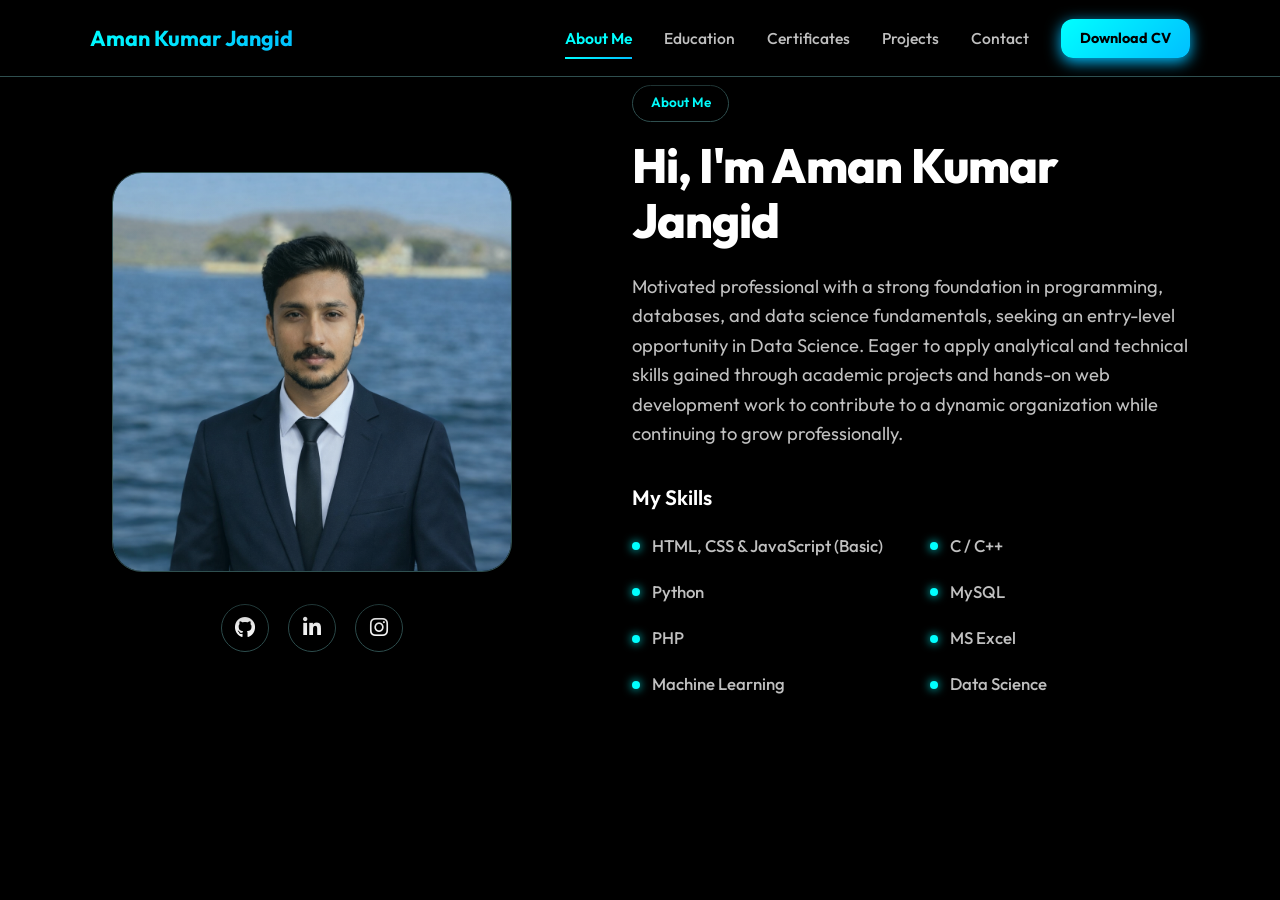
<file: index.html>
<!DOCTYPE html>
<html lang="en">
<head>
    <meta charset="UTF-8">
    <meta name="viewport" content="width=device-width, initial-scale=1.0">
    <title>Aman Kumar Jangid</title>
    <link rel="icon" type="image/png" href="image_resume/aman.jpeg">
    <!-- Google Fonts -->
    <link rel="preconnect" href="https://fonts.googleapis.com">
    <link rel="preconnect" href="https://fonts.gstatic.com" crossorigin>
    <link href="https://fonts.googleapis.com/css2?family=Outfit:wght@300;400;500;600;700;800&display=swap" rel="stylesheet">
    <!-- Font Awesome -->
    <link rel="stylesheet" href="https://cdnjs.cloudflare.com/ajax/libs/font-awesome/6.4.0/css/all.min.css">
    <link rel="stylesheet" href="style.css">
</head>
<body>
    <!-- Background Video -->
    <div class="video-bg-container">
        <video autoplay loop muted playsinline preload="auto" class="video-bg">
            <source src="image_resume/4d.mp4" type="video/mp4">
        </video>
        <div class="video-bg-overlay"></div>
    </div>
    <header class="header">
        <a href="index.html" class="logo">Aman Kumar Jangid</a>
        <button class="mobile-nav-toggle" aria-label="Toggle navigation" id="menuToggle" aria-expanded="false">
            <span class="bar"></span>
            <span class="bar"></span>
            <span class="bar"></span>
        </button>
        <div class="nav-backdrop" id="navBackdrop"></div>
        <nav class="nav" id="navMenu">
            <a href="index.html" class="nav-link active">About Me</a>
            <a href="education.html" class="nav-link">Education</a>
            <a href="certificate.html" class="nav-link">Certificates</a>
            <a href="project.html" class="nav-link">Projects</a>
            <a href="contact.html" class="nav-link">Contact</a>
            <a href="image_resume/Aman_resume1.pdf" download="AmanKumarJangid_Resume.pdf" class="btn-cv">Download CV</a>
        </nav>
    </header>

    <main class="container">
        <!-- About Section -->
        <section id="about" class="about-section">
            <div class="about-container">
                <div class="about-left-column">
                    <div class="about-image-wrapper">
                        <img src="image_resume/aman.jpeg" alt="Aman Kumar Jangid" class="about-image" loading="eager">
                    </div>
                    <div class="social-links">
                        <a href="https://github.com/aman977222" class="social-icon" aria-label="GitHub"><i class="fab fa-github"></i></a>
                        <a href="https://www.linkedin.com/in/aman-kumar-jangid/" class="social-icon" aria-label="LinkedIn"><i class="fab fa-linkedin-in"></i></a>
                        <a href="https://www.instagram.com/offical_aman1279/" class="social-icon" aria-label="Instagram"><i class="fab fa-instagram"></i></a>
                    </div>
                </div>
                <div class="about-content">
                    <span class="badge">About Me</span>
                    <h1 class="about-title">Hi, I'm Aman Kumar Jangid</h1>
                    <p class="about-description">
                        Motivated professional with a strong foundation in programming, databases, and data science fundamentals, seeking an entry-level opportunity in Data Science. Eager to apply analytical and technical skills gained through academic projects and hands-on web development work to contribute to a dynamic organization while continuing to grow professionally.
                    </p>

                    <div class="skills-wrapper">
                        <h3>My Skills</h3>      
                        <ul class="skills-list">
                            <li><span class="skill-dot"></span> HTML, CSS & JavaScript (Basic)</li>
                            <li><span class="skill-dot"></span> C / C++</li>
                            <li><span class="skill-dot"></span> Python</li>
                            <li><span class="skill-dot"></span> MySQL</li>
                            <li><span class="skill-dot"></span> PHP</li>
                            <li><span class="skill-dot"></span> MS Excel</li>
                            <li><span class="skill-dot"></span> Machine Learning</li>
                            <li><span class="skill-dot"></span> Data Science</li>
                        </ul>
                    </div>
                </div>
            </div>
        </section>
    </main>

    <!-- Navigation & Interaction Script -->
    <script src="script.js" defer></script>
</body>
</html>
</file>
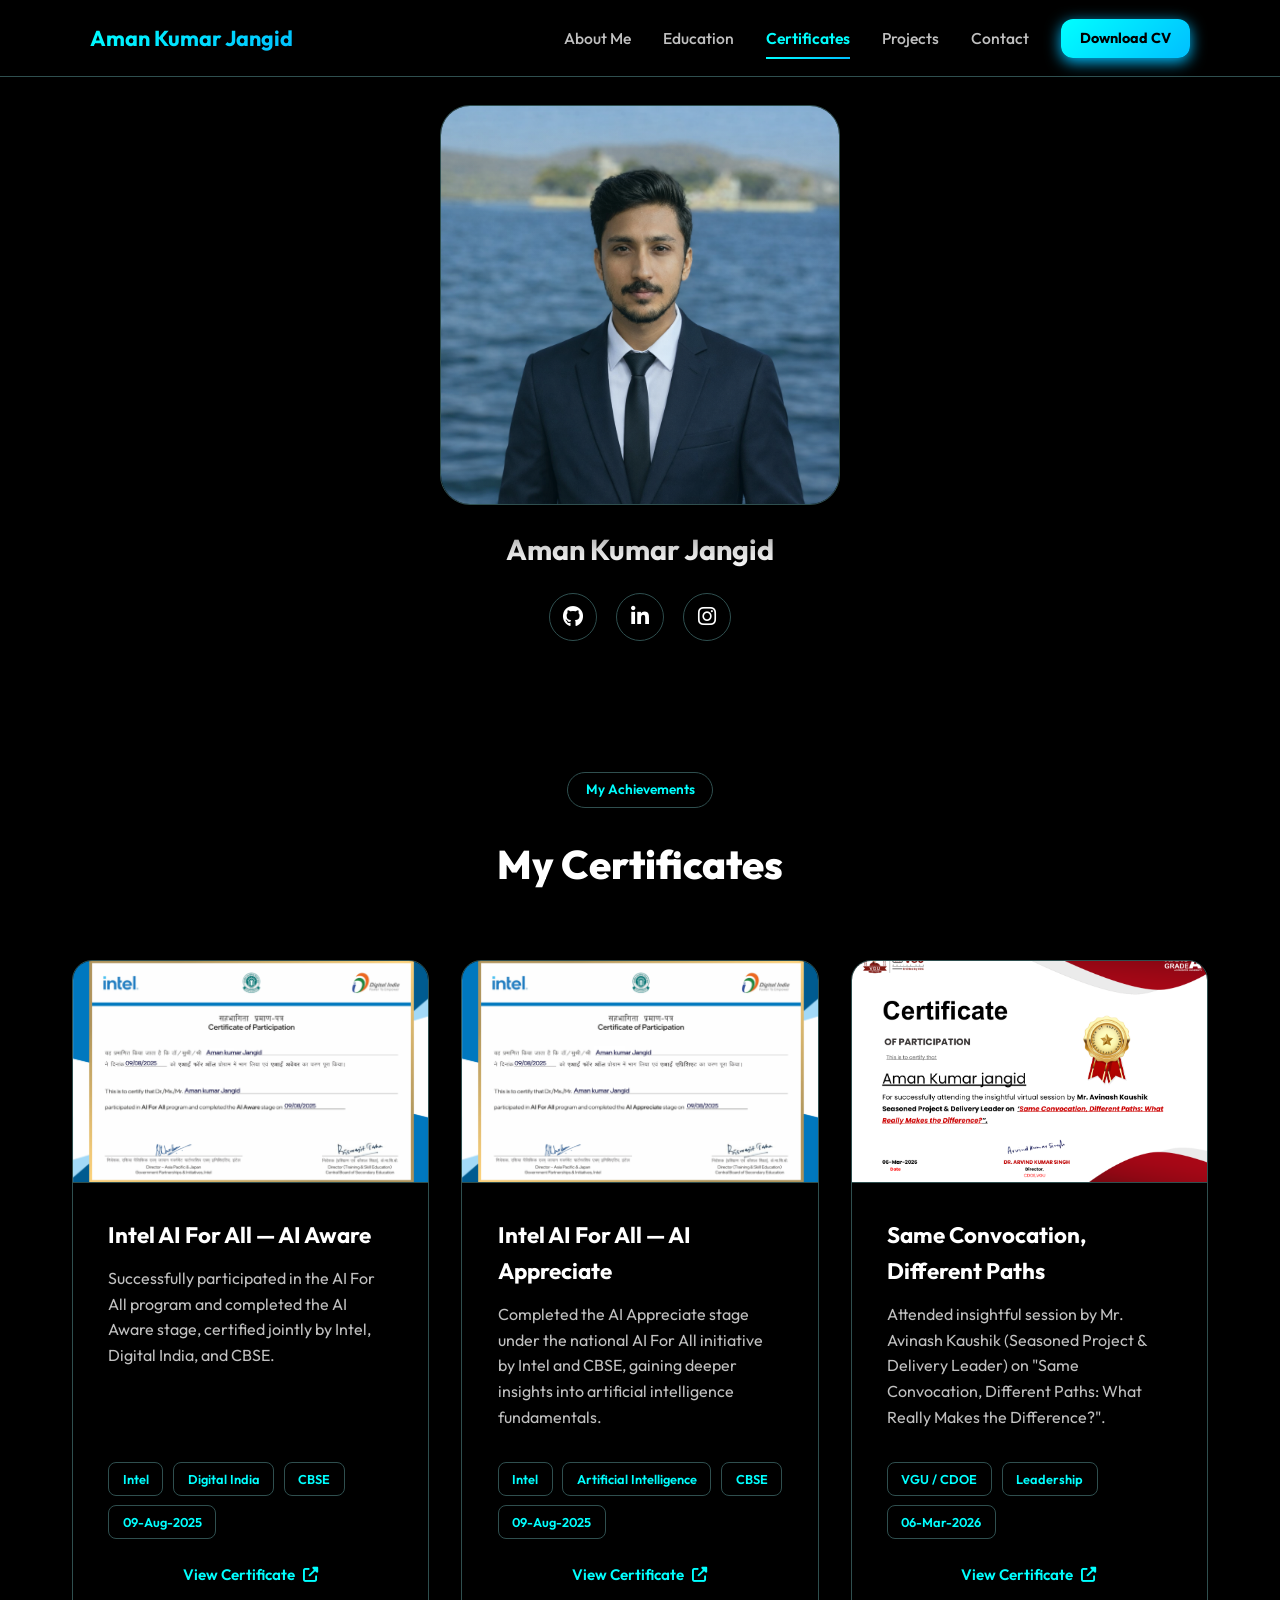
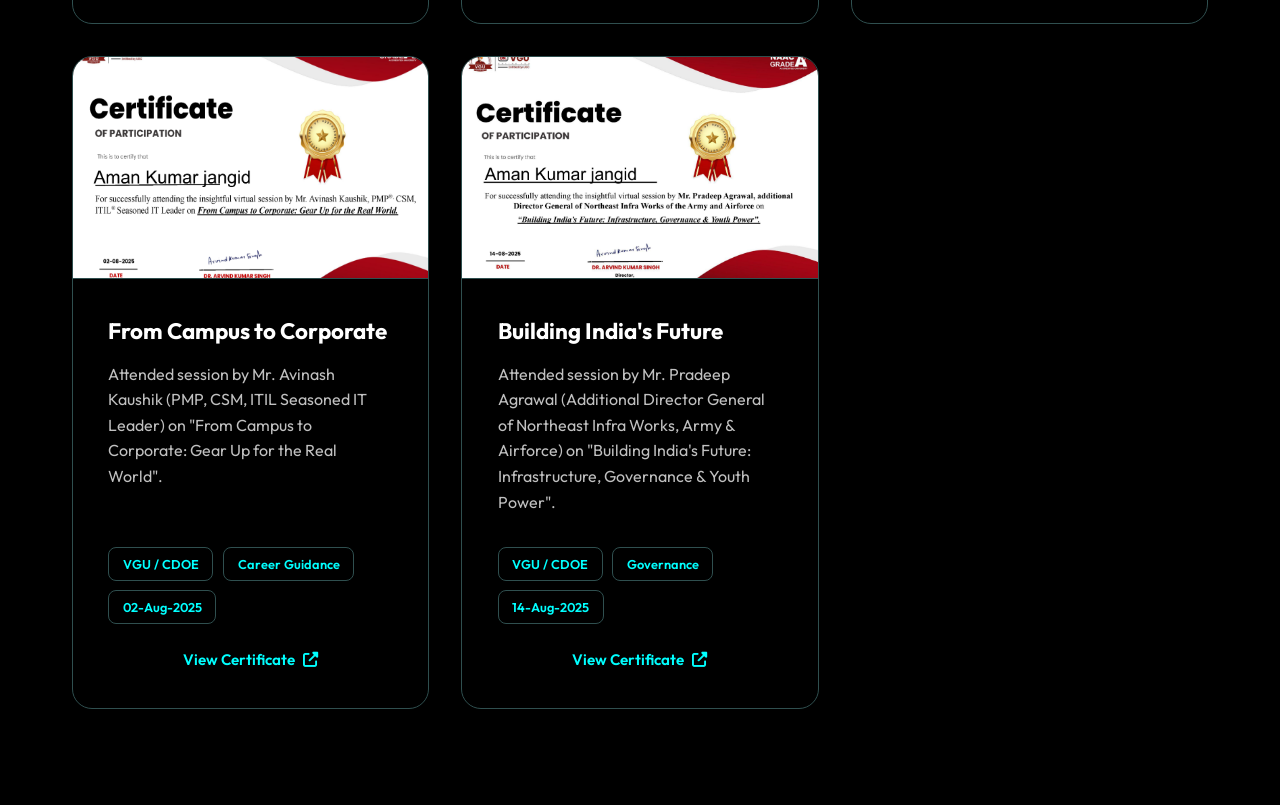
<file: certificate.html>
<!DOCTYPE html>
<html lang="en">
<head>
    <meta charset="UTF-8">
    <meta name="viewport" content="width=device-width, initial-scale=1.0">
    <title>Certificates - Aman Kumar Jangid</title>
    <link rel="icon" type="image/png" href="image_resume/aman.jpeg">
    <!-- Google Fonts -->
    <link rel="preconnect" href="https://fonts.googleapis.com">
    <link rel="preconnect" href="https://fonts.gstatic.com" crossorigin>
    <link href="https://fonts.googleapis.com/css2?family=Outfit:wght@300;400;500;600;700;800&display=swap" rel="stylesheet">
    <!-- Font Awesome -->
    <link rel="stylesheet" href="https://cdnjs.cloudflare.com/ajax/libs/font-awesome/6.4.0/css/all.min.css">
    <link rel="stylesheet" href="style.css">
</head>
<body>
    <!-- Background Video -->
    <div class="video-bg-container">
        <video autoplay loop muted playsinline preload="auto" class="video-bg">
            <source src="image_resume/4d.mp4" type="video/mp4">
        </video>
        <div class="video-bg-overlay"></div>
    </div>

    <!-- Header Navigation -->
    <header class="header">
        <a href="index.html" class="logo">Aman Kumar Jangid</a>
        <button class="mobile-nav-toggle" aria-label="Toggle navigation" id="menuToggle" aria-expanded="false">
            <span class="bar"></span>
            <span class="bar"></span>
            <span class="bar"></span>
        </button>
        <div class="nav-backdrop" id="navBackdrop"></div>
        <nav class="nav" id="navMenu">
            <a href="index.html" class="nav-link">About Me</a>
            <a href="education.html" class="nav-link">Education</a>
            <a href="certificate.html" class="nav-link active">Certificates</a>
            <a href="project.html" class="nav-link">Projects</a>
            <a href="contact.html" class="nav-link">Contact</a>
            <a href="image_resume/Aman_resume.pdf" download="Aman_Kumar_Jangid_CV.pdf" class="btn-cv">Download CV</a>
        </nav>
    </header>

    <main class="container">
        <!-- Profile Header Section -->
        <section class="profile-header-section" style="display: flex; flex-direction: column; align-items: center; text-align: center; gap: 0.8rem; padding: 20px 0 1rem 0;">
            <div class="about-image-wrapper" style="margin: 0 auto;">
                <img src="image_resume/aman.jpeg" alt="Aman Kumar Jangid" class="about-image">
            </div>
            <h2 style="font-size: 1.8rem; font-weight: 700; color: var(--text-primary); margin: 0.5rem 0 0 0;">Aman Kumar Jangid</h2>
            <div class="social-links">
                <a href="https://github.com/aman977222" class="social-icon" aria-label="GitHub"><i class="fab fa-github"></i></a>
                <a href="https://www.linkedin.com/in/aman-kumar-jangid/" class="social-icon" aria-label="LinkedIn"><i class="fab fa-linkedin-in"></i></a>
                <a href="https://www.instagram.com/offical_aman1279/" class="social-icon" aria-label="Instagram"><i class="fab fa-instagram"></i></a>
            </div>
        </section>

        <!-- Certificates Section -->
        <section id="certificates" class="projects-section">
            <div class="section-header">
                <span class="badge">My Achievements</span>
                <h2 class="section-title">My Certificates</h2>
            </div>
            <div class="projects-grid">
                <!-- Certificate 1: Intel AI Aware -->
                <div class="project-card">
                    <div class="project-image">
                        <img src="certificate/intel_ai_aware.png" alt="Intel AI For All - AI Aware">
                    </div>
                    <div class="project-content">
                        <h3 class="project-name">Intel AI For All — AI Aware</h3>
                        <p class="project-desc">Successfully participated in the AI For All program and completed the AI Aware stage, certified jointly by Intel, Digital India, and CBSE.</p>
                        <div class="project-tech">
                            <span class="tech-tag">Intel</span>
                            <span class="tech-tag">Digital India</span>
                            <span class="tech-tag">CBSE</span>
                            <span class="tech-tag">09-Aug-2025</span>
                        </div>
                        <a href="certificate/intel_ai_aware.png" target="_blank" class="project-link">
                            View Certificate <i class="fas fa-external-link-alt link-icon"></i>
                        </a>
                    </div>
                </div>

                <!-- Certificate 2: Intel AI Appreciate -->
                <div class="project-card">
                    <div class="project-image">
                        <img src="certificate/intel_ai_appreciate.png" alt="Intel AI For All - AI Appreciate">
                    </div>
                    <div class="project-content">
                        <h3 class="project-name">Intel AI For All — AI Appreciate</h3>
                        <p class="project-desc">Completed the AI Appreciate stage under the national AI For All initiative by Intel and CBSE, gaining deeper insights into artificial intelligence fundamentals.</p>
                        <div class="project-tech">
                            <span class="tech-tag">Intel</span>
                            <span class="tech-tag">Artificial Intelligence</span>
                            <span class="tech-tag">CBSE</span>
                            <span class="tech-tag">09-Aug-2025</span>
                        </div>
                        <a href="certificate/intel_ai_appreciate.png" target="_blank" class="project-link">
                            View Certificate <i class="fas fa-external-link-alt link-icon"></i>
                        </a>
                    </div>
                </div>

                <!-- Certificate 3: VGU Webinar 1 -->
                <div class="project-card">
                    <div class="project-image">
                        <img src="certificate/certificate_1_p1.png" alt="Same Convocation, Different Paths">
                    </div>
                    <div class="project-content">
                        <h3 class="project-name">Same Convocation, Different Paths</h3>
                        <p class="project-desc">Attended insightful session by Mr. Avinash Kaushik (Seasoned Project &amp; Delivery Leader) on "Same Convocation, Different Paths: What Really Makes the Difference?".</p>
                        <div class="project-tech">
                            <span class="tech-tag">VGU / CDOE</span>
                            <span class="tech-tag">Leadership</span>
                            <span class="tech-tag">06-Mar-2026</span>
                        </div>
                        <a href="certificate/certificate_1_p1.png" target="_blank" class="project-link">
                            View Certificate <i class="fas fa-external-link-alt link-icon"></i>
                        </a>
                    </div>
                </div>

                <!-- Certificate 4: VGU Webinar 2 -->
                <div class="project-card">
                    <div class="project-image">
                        <img src="certificate/certificate_2_p1.png" alt="From Campus to Corporate">
                    </div>
                    <div class="project-content">
                        <h3 class="project-name">From Campus to Corporate</h3>
                        <p class="project-desc">Attended session by Mr. Avinash Kaushik (PMP, CSM, ITIL Seasoned IT Leader) on "From Campus to Corporate: Gear Up for the Real World".</p>
                        <div class="project-tech">
                            <span class="tech-tag">VGU / CDOE</span>
                            <span class="tech-tag">Career Guidance</span>
                            <span class="tech-tag">02-Aug-2025</span>
                        </div>
                        <a href="certificate/certificate_2_p1.png" target="_blank" class="project-link">
                            View Certificate <i class="fas fa-external-link-alt link-icon"></i>
                        </a>
                    </div>
                </div>

                <!-- Certificate 5: VGU Webinar 3 -->
                <div class="project-card">
                    <div class="project-image">
                        <img src="certificate/certificate_3_p1.png" alt="Building India's Future">
                    </div>
                    <div class="project-content">
                        <h3 class="project-name">Building India's Future</h3>
                        <p class="project-desc">Attended session by Mr. Pradeep Agrawal (Additional Director General of Northeast Infra Works, Army &amp; Airforce) on "Building India's Future: Infrastructure, Governance &amp; Youth Power".</p>
                        <div class="project-tech">
                            <span class="tech-tag">VGU / CDOE</span>
                            <span class="tech-tag">Governance</span>
                            <span class="tech-tag">14-Aug-2025</span>
                        </div>
                        <a href="certificate/certificate_3_p1.png" target="_blank" class="project-link">
                            View Certificate <i class="fas fa-external-link-alt link-icon"></i>
                        </a>
                    </div>
                </div>
            </div>
        </section>
    </main>

    <!-- Navigation & Interaction Script -->
    <script src="script.js" defer></script>
</body>
</html>
</file>
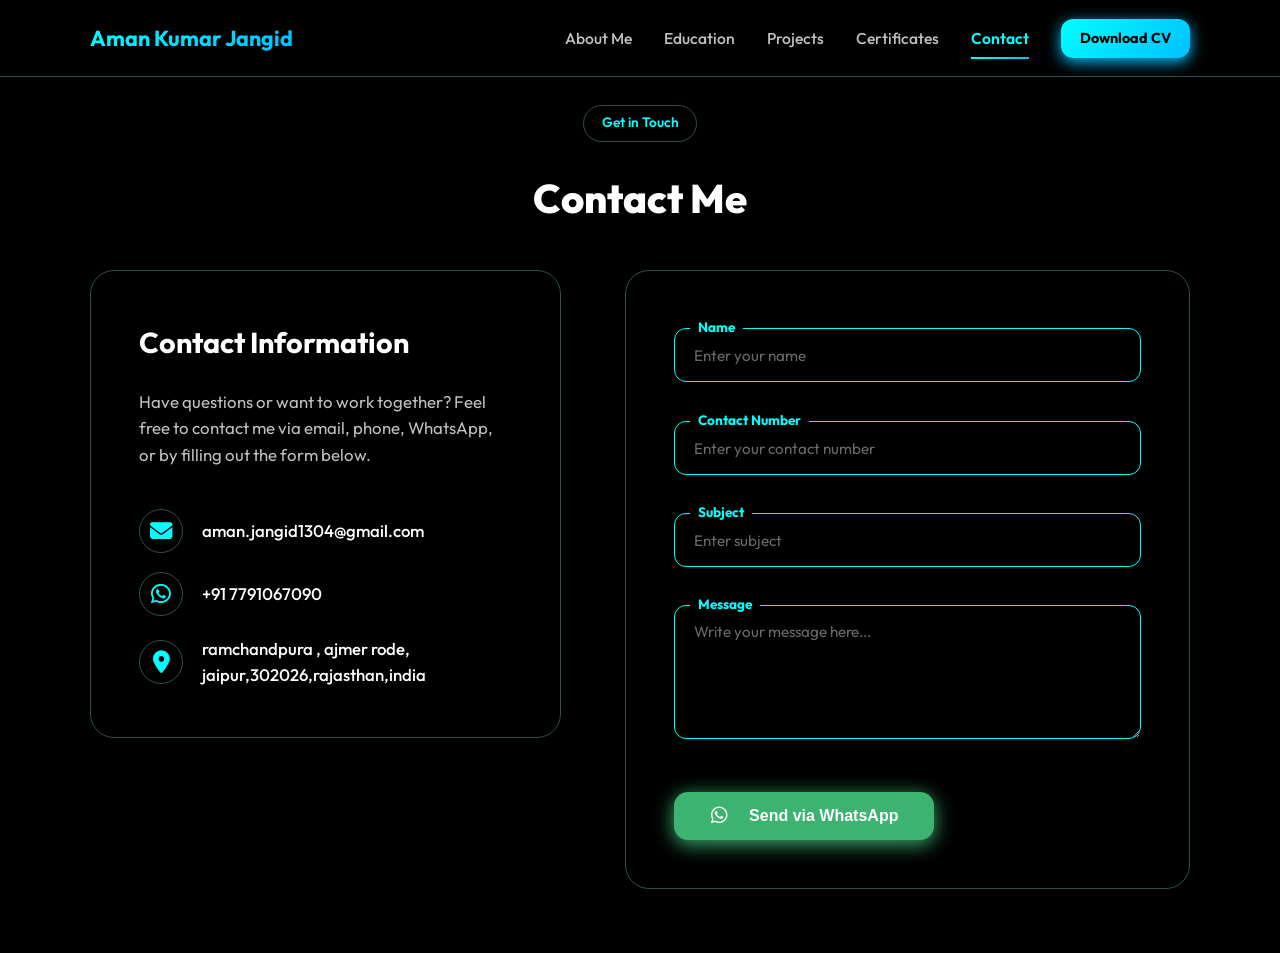
<file: contact.html>
<!DOCTYPE html>
<html lang="en">
<head>
    <meta charset="UTF-8">
    <meta name="viewport" content="width=device-width, initial-scale=1.0">
    <title>Contact - Aman Kumar Jangid</title>
    <link rel="icon" type="image/png" href="image_resume/aman.jpeg">
    <!-- Google Fonts -->
    <link rel="preconnect" href="https://fonts.googleapis.com">
    <link rel="preconnect" href="https://fonts.gstatic.com" crossorigin>
    <link href="https://fonts.googleapis.com/css2?family=Outfit:wght@300;400;500;600;700;800&display=swap" rel="stylesheet">
    <!-- Font Awesome -->
    <link rel="stylesheet" href="https://cdnjs.cloudflare.com/ajax/libs/font-awesome/6.4.0/css/all.min.css">
    <link rel="stylesheet" href="style.css">
</head>
<body>
    <!-- Background Video -->
    <div class="video-bg-container">
        <video autoplay loop muted playsinline preload="auto" class="video-bg">
            <source src="image_resume/4d.mp4" type="video/mp4">
        </video>
        <div class="video-bg-overlay"></div>
    </div>
    <header class="header">
        <a href="index.html" class="logo">Aman Kumar Jangid</a>
        <button class="mobile-nav-toggle" aria-label="Toggle navigation" id="menuToggle" aria-expanded="false">
            <span class="bar"></span>
            <span class="bar"></span>
            <span class="bar"></span>
        </button>
        <div class="nav-backdrop" id="navBackdrop"></div>
        <nav class="nav" id="navMenu">
            <a href="index.html" class="nav-link">About Me</a>
            <a href="education.html" class="nav-link">Education</a>
            <a href="project.html" class="nav-link">Projects</a>
            <a href="certificate.html" class="nav-link">Certificates</a>
            <a href="contact.html" class="nav-link active">Contact</a>
            <a href="image_resume/Aman_resume.pdf" download="Aman_Kumar_Jangid_CV.pdf" class="btn-cv">Download CV</a>
        </nav>
    </header>

    <main class="container">
        <!-- Contact Section -->
        <section id="contact" class="contact-section" style="padding-top: 20px; padding-bottom: 2rem;">
            <div class="section-header" style="margin-bottom: 2.5rem;">
                <span class="badge">Get in Touch</span>
                <h2 class="section-title">Contact Me</h2>
            </div>
            <div class="contact-container">
                <div class="contact-info-column">
                    <h3>Contact Information</h3>
                    <p class="contact-info-subtitle">Have questions or want to work together? Feel free to contact me via email, phone, WhatsApp, or by filling out the form below.</p>
                    <div class="about-contact-info">
                        <p><i class="fas fa-envelope"></i> <span>aman.jangid1304@gmail.com</span></p>
                        <p><i class="fab fa-whatsapp"></i> <span>+91 7791067090</span></p>
                        <p><i class="fas fa-map-marker-alt"></i> <span>ramchandpura , ajmer rode, jaipur,302026,rajasthan,india</span></p>
                    </div>
                </div>

                <div class="contact-card">
                    <form class="contact-form" id="contactForm" autocomplete="off">
                        <div class="form-group floating-group">
                            <input type="text" id="name" name="name" class="form-input" placeholder="Enter your name" required>
                            <label for="name" class="form-label">Name</label>
                        </div>
                        <div class="form-group floating-group">
                            <input type="tel" id="phone" name="phone" class="form-input" placeholder="Enter your contact number" required>
                            <label for="phone" class="form-label">Contact Number</label>
                        </div>
                        <div class="form-group floating-group">
                            <input type="text" id="subject" name="subject" class="form-input" placeholder="Enter subject" required>
                            <label for="subject" class="form-label">Subject</label>
                        </div>
                        <div class="form-group floating-group">
                            <textarea id="message" name="message" class="form-textarea" placeholder="Write your message here..." rows="5" required></textarea>
                            <label for="message" class="form-label">Message</label>
                        </div>
                        <button type="submit" class="btn btn-submit">
                            <i class="fab fa-whatsapp icon" style="margin-right: 0.5rem; font-size: 1.2rem;"></i>
                            Send via WhatsApp
                        </button>
                    </form>
                </div>
            </div>
        </section>
    </main>

    <!-- Form Submit Handler Script & Nav Script -->
    <script src="contact.js" defer></script>
    <script src="script.js" defer></script>
</body>
</html>
</file>
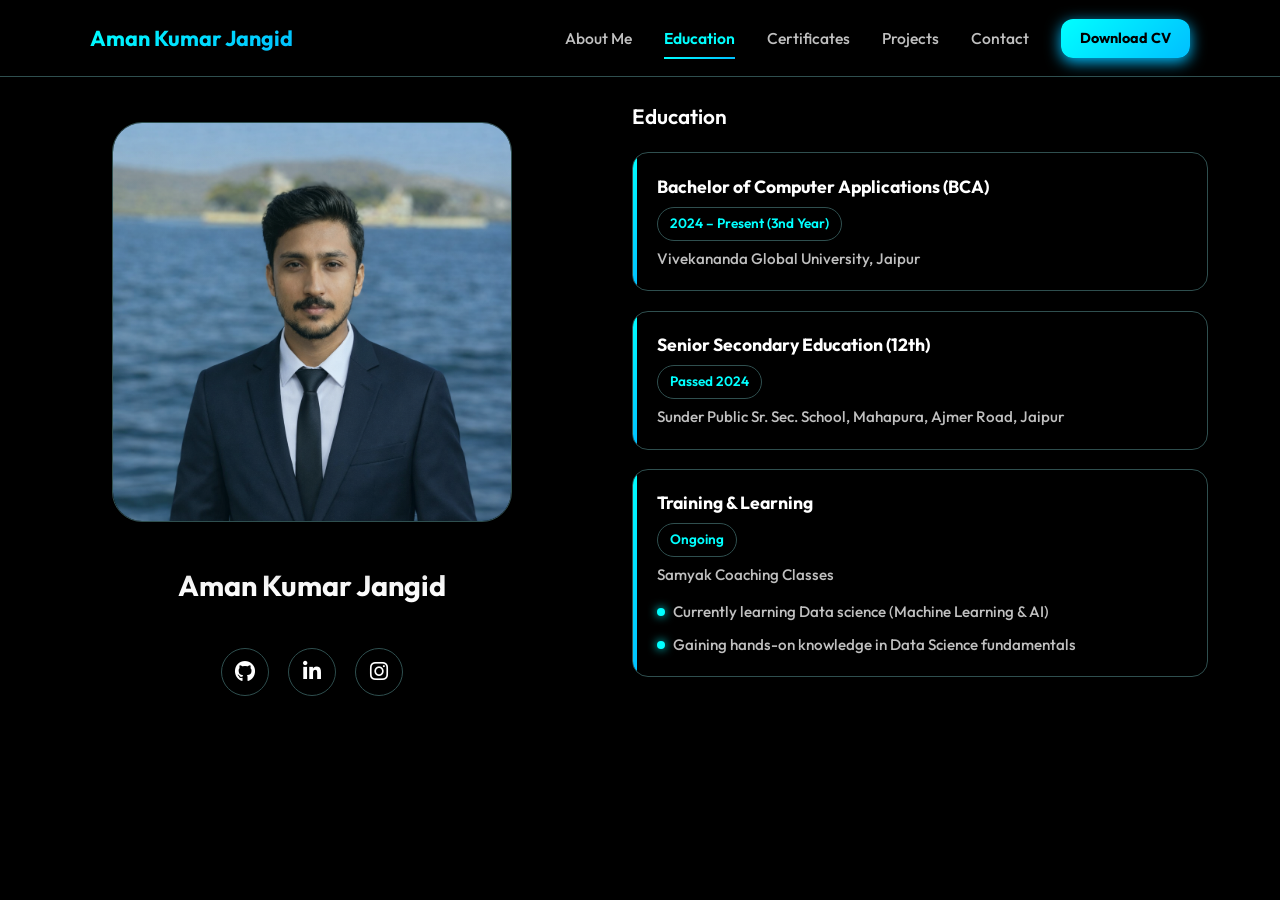
<file: education.html>
<!DOCTYPE html>
<html lang="en">

<head>
    <meta charset="UTF-8">
    <meta name="viewport" content="width=device-width, initial-scale=1.0">
    <title>Aman Kumar Jangid</title>
    <link rel="icon" type="image/png" href="image_resume/aman.jpeg">
    <!-- Google Fonts -->
    <link rel="preconnect" href="https://fonts.googleapis.com">
    <link rel="preconnect" href="https://fonts.gstatic.com" crossorigin>
    <link href="https://fonts.googleapis.com/css2?family=Outfit:wght@300;400;500;600;700;800&display=swap"
        rel="stylesheet">
    <!-- Font Awesome -->
    <link rel="stylesheet" href="https://cdnjs.cloudflare.com/ajax/libs/font-awesome/6.4.0/css/all.min.css">
    <link rel="stylesheet" href="style.css">
</head>

<body>
    <!-- Background Video -->
    <div class="video-bg-container">
        <video autoplay loop muted playsinline preload="auto" class="video-bg">
            <source src="image_resume/4d.mp4" type="video/mp4">
        </video>
        <div class="video-bg-overlay"></div>
    </div>
    <header class="header">
        <a href="index.html" class="logo">Aman Kumar Jangid</a>
        <button class="mobile-nav-toggle" aria-label="Toggle navigation" id="menuToggle" aria-expanded="false">
            <span class="bar"></span>
            <span class="bar"></span>
            <span class="bar"></span>
        </button>
        <div class="nav-backdrop" id="navBackdrop"></div>
        <nav class="nav" id="navMenu">
            <a href="index.html" class="nav-link">About Me</a>
            <a href="education.html" class="nav-link active">Education</a>
            <a href="certificate.html" class="nav-link">Certificates</a>
            <a href="project.html" class="nav-link">Projects</a>
            <a href="contact.html" class="nav-link">Contact</a>
            <a href="image_resume/Aman_resume.pdf" download="Aman_Kumar_Jangid_CV.pdf" class="btn-cv">Download CV</a>
        </nav>
    </header>

    <main class="container">
        <!-- Education Section -->
        <section id="education" class="education-section" style="padding-top: 15px; padding-bottom: 2rem;">
            <div class="about-container">
                <!-- Left Column: Profile Photo & Social Links -->
                <div class="about-left-column">
                    <div class="about-image-wrapper" style="margin: 0 auto;">
                        <img src="image_resume/aman.jpeg" alt="Aman Kumar Jangid" class="about-image">
                    </div>
                    <h2
                        style="font-size: 1.8rem; font-weight: 700; color: var(--text-primary); margin: 1rem 0 0.5rem 0; text-align: center;">
                        Aman Kumar Jangid</h2>
                    <div class="social-links" style="justify-content: center;">
                        <a href="https://github.com/aman977222" class="social-icon" aria-label="GitHub"><i
                                class="fab fa-github"></i></a>
                        <a href="https://www.linkedin.com/in/aman-kumar-jangid/" class="social-icon"
                            aria-label="LinkedIn"><i class="fab fa-linkedin-in"></i></a>
                        <a href="https://www.instagram.com/offical_aman1279/" class="social-icon"
                            aria-label="Instagram"><i class="fab fa-instagram"></i></a>
                    </div>
                </div>

                <!-- Right Column: Education Cards -->
                <div class="about-content" style="padding-top: 0;">
                    <div class="education-wrapper" style="margin-top: 0;">
                        <h3 style="margin-top: 0;">Education</h3>
                        <div class="education-list">
                            <div class="education-card">
                                <div class="education-card-header">
                                    <h4 class="education-degree">Bachelor of Computer Applications (BCA)</h4>
                                    <span class="education-duration">2024 – Present (3nd Year)</span>
                                </div>
                                <p class="education-school">Vivekananda Global University, Jaipur</p>
                            </div>
                            <div class="education-card">
                                <div class="education-card-header">
                                    <h4 class="education-degree">Senior Secondary Education (12th)</h4>
                                    <span class="education-duration">Passed 2024</span>
                                </div>
                                <p class="education-school">Sunder Public Sr. Sec. School, Mahapura, Ajmer Road, Jaipur
                                </p>
                            </div>
                            <div class="education-card">
                                <div class="education-card-header">
                                    <h4 class="education-degree">Training & Learning</h4>
                                    <span class="education-duration">Ongoing</span>
                                </div>
                                <p class="education-school">Samyak Coaching Classes</p>
                                <ul
                                    style="list-style: none; margin-top: 0.8rem; display: flex; flex-direction: column; gap: 0.5rem; padding-left: 0;">
                                    <li
                                        style="display: flex; align-items: center; gap: 0.5rem; color: var(--text-secondary); font-size: 0.95rem; font-weight: 500;">
                                        <span class="skill-dot"></span> Currently learning Data science (Machine Learning & AI)
                                    </li>
                                    <li
                                        style="display: flex; align-items: center; gap: 0.5rem; color: var(--text-secondary); font-size: 0.95rem; font-weight: 500;">
                                        <span class="skill-dot"></span> Gaining hands-on knowledge in Data Science
                                        fundamentals
                                    </li>
                                </ul>
                            </div>
                        </div>
                    </div>
                </div>
            </div>
        </section>
    </main>

    <!-- Navigation & Interaction Script -->
    <script src="script.js" defer></script>
</body>

</html>
</file>
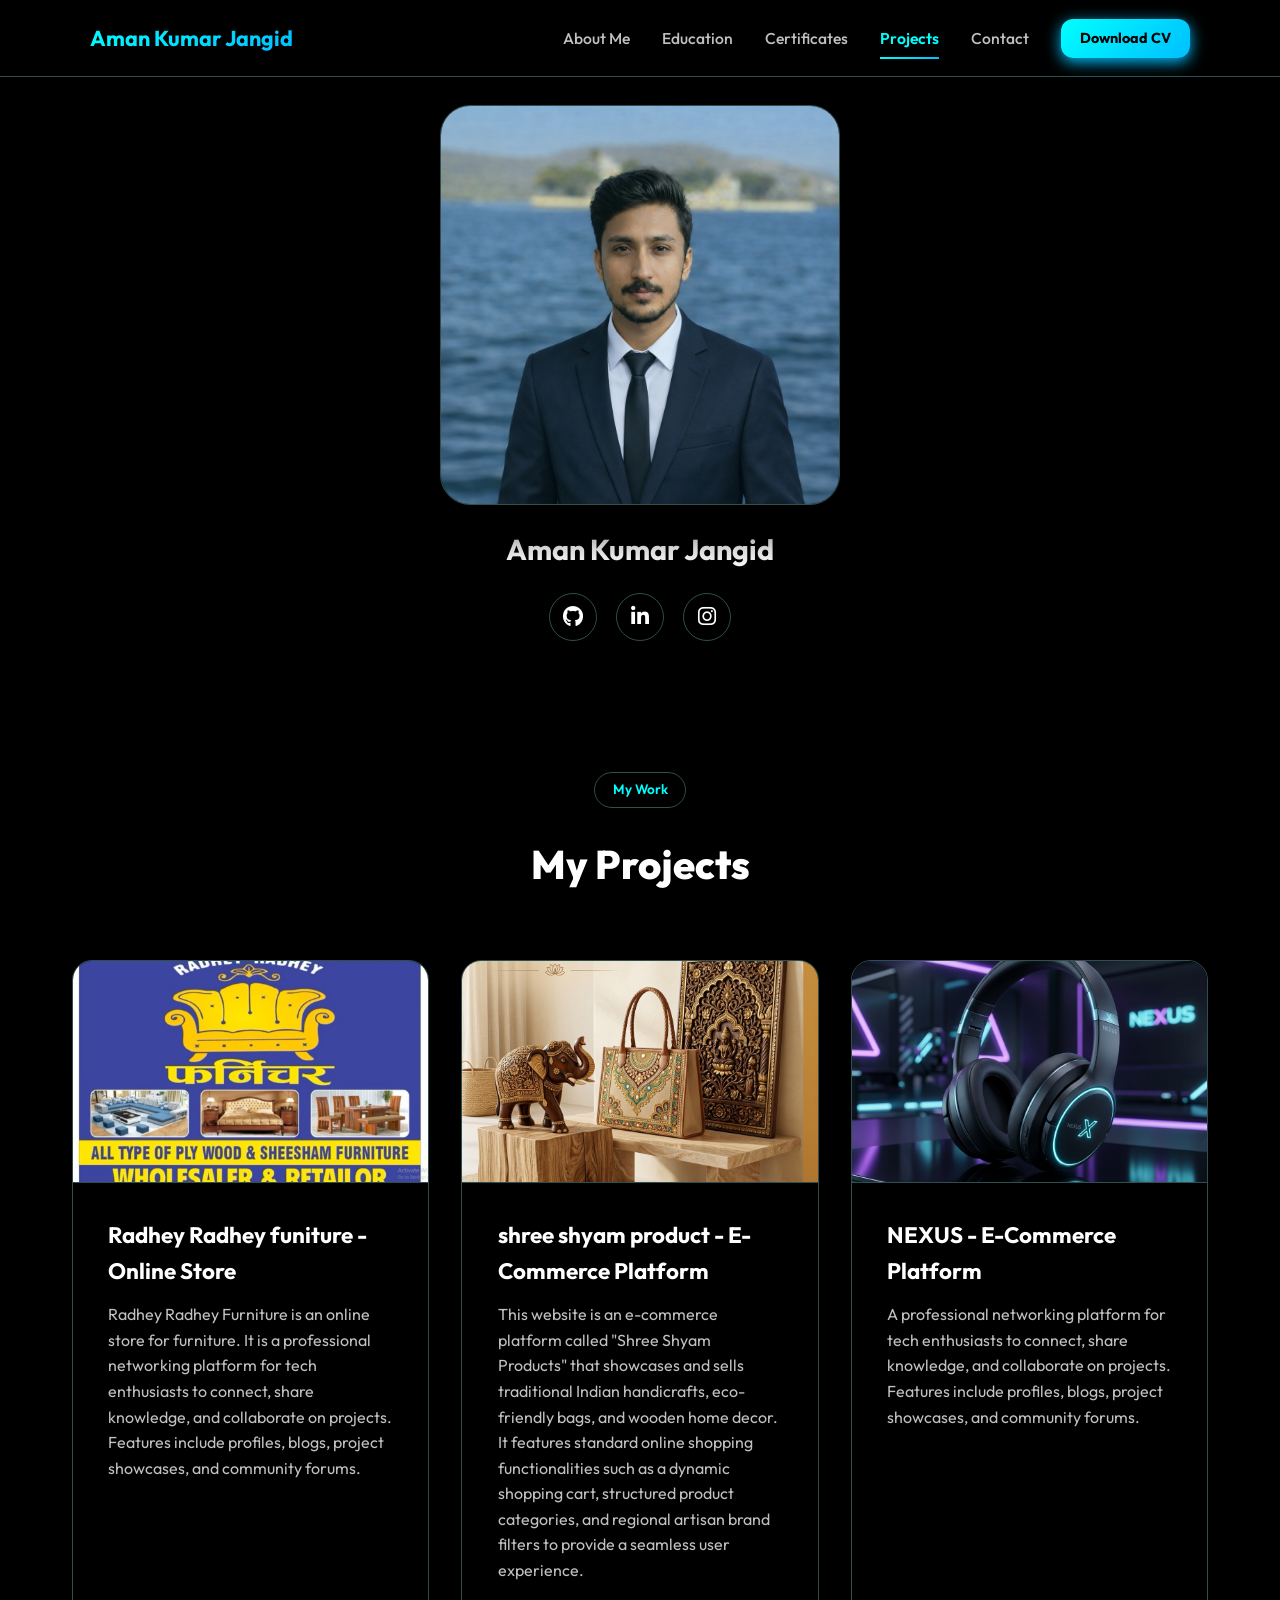
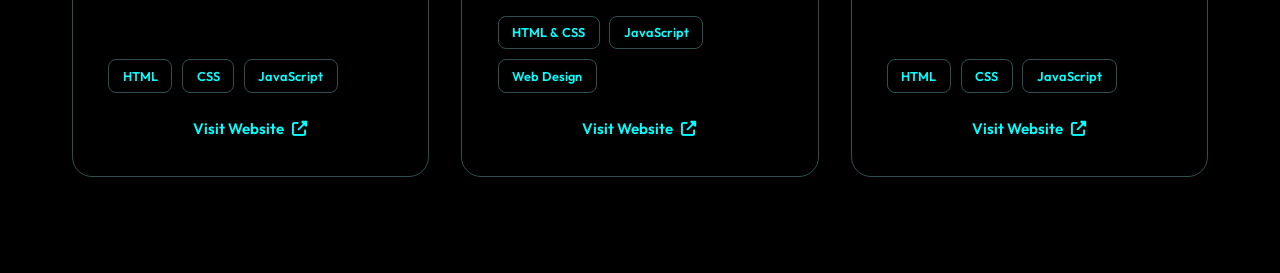
<file: project.html>
<!DOCTYPE html>
<html lang="en">

<head>
    <meta charset="UTF-8">
    <meta name="viewport" content="width=device-width, initial-scale=1.0">
    <title>Aman Kumar Jangid</title>
    <link rel="icon" type="image/png" href="image_resume/aman.jpeg">
    <!-- Google Fonts -->
    <link rel="preconnect" href="https://fonts.googleapis.com">
    <link rel="preconnect" href="https://fonts.gstatic.com" crossorigin>
    <link href="https://fonts.googleapis.com/css2?family=Outfit:wght@300;400;500;600;700;800&display=swap"
        rel="stylesheet">
    <!-- Font Awesome -->
    <link rel="stylesheet" href="https://cdnjs.cloudflare.com/ajax/libs/font-awesome/6.4.0/css/all.min.css">
    <link rel="stylesheet" href="style.css">
</head>

<body>
    <!-- Background Video -->
    <div class="video-bg-container">
        <video autoplay loop muted playsinline preload="auto" class="video-bg">
            <source src="image_resume/4d.mp4" type="video/mp4">
        </video>
        <div class="video-bg-overlay"></div>
    </div>
    <header class="header">
        <a href="index.html" class="logo">Aman Kumar Jangid</a>
        <button class="mobile-nav-toggle" aria-label="Toggle navigation" id="menuToggle" aria-expanded="false">
            <span class="bar"></span>
            <span class="bar"></span>
            <span class="bar"></span>
        </button>
        <div class="nav-backdrop" id="navBackdrop"></div>
        <nav class="nav" id="navMenu">
            <a href="index.html" class="nav-link">About Me</a>
            <a href="education.html" class="nav-link">Education</a>
            <a href="certificate.html" class="nav-link">Certificates</a>
            <a href="project.html" class="nav-link active">Projects</a>
            <a href="contact.html" class="nav-link">Contact</a>
            <a href="image_resume/Aman_resume.pdf" download="Aman_Kumar_Jangid_CV.pdf" class="btn-cv">Download CV</a>
        </nav>
    </header>

    <main class="container">
        <!-- Profile Header Section -->
        <section class="profile-header-section"
            style="display: flex; flex-direction: column; align-items: center; text-align: center; gap: 0.8rem; padding: 20px 0 1rem 0;">
            <div class="about-image-wrapper" style="margin: 0 auto;">
                <img src="image_resume/aman.jpeg" alt="Aman Kumar Jangid" class="about-image">
            </div>
            <h2 style="font-size: 1.8rem; font-weight: 700; color: var(--text-primary); margin: 0.5rem 0 0 0;">Aman
                Kumar Jangid</h2>
            <div class="social-links">
                <a href="https://github.com/aman977222" class="social-icon" aria-label="GitHub"><i
                        class="fab fa-github"></i></a>
                <a href="https://www.linkedin.com/in/aman-kumar-jangid/" class="social-icon"
                    aria-label="LinkedIn"><i class="fab fa-linkedin-in"></i></a>
                <a href="https://www.instagram.com/offical_aman1279/" class="social-icon"
                    aria-label="Instagram"><i class="fab fa-instagram"></i></a>
            </div>
        </section>

        <!-- Projects Section -->
        <section id="projects" class="projects-section">
            <div class="section-header">
                <span class="badge">My Work</span>
                <h2 class="section-title">My Projects</h2>
            </div>
            <div class="projects-grid">
                <!-- Project 3 -->
                <div class="project-card">
                    <div class="project-image">
                        <img src="image_resume/Radhey_Radhey.jpeg" alt="E-commerce Website">
                    </div>
                    <div class="project-content">
                        <h3 class="project-name">Radhey Radhey funiture - Online Store</h3>
                        <p class="project-desc">Radhey Radhey Furniture is an online store for furniture. It is a
                            professional networking platform for tech enthusiasts to connect, share knowledge, and
                            collaborate on projects. Features include profiles, blogs, project showcases, and community
                            forums.</p>
                        <div class="project-tech">
                            <span class="tech-tag">HTML</span>
                            <span class="tech-tag">CSS</span>
                            <span class="tech-tag">JavaScript</span>
                        </div>
                        <a href="https://aman977222.github.io/radhey-radhey-funicher/" target="_blank"
                            class="project-link">
                            Visit Website <i class="fas fa-external-link-alt link-icon"></i>
                        </a>
                    </div>
                </div>
                <!-- Project 1 -->
                <div class="project-card">
                    <div class="project-image">
                        <img src="image_resume/shreeshyam.png" alt="E-commerce Website">
                    </div>
                    <div class="project-content">
                        <h3 class="project-name">shree shyam product - E-Commerce Platform</h3>
                        <p class="project-desc">This website is an e-commerce platform called "Shree Shyam Products"
                            that showcases and sells traditional Indian handicrafts, eco-friendly bags, and wooden home
                            decor. It features standard online shopping functionalities such as a dynamic shopping cart,
                            structured product categories, and regional artisan brand filters to provide a seamless user
                            experience.</p>
                        <div class="project-tech">
                            <span class="tech-tag">HTML & CSS</span>
                            <span class="tech-tag">JavaScript</span>
                            <span class="tech-tag">Web Design</span>
                        </div>
                        <a href="https://aman977222.github.io/Shree-Shyam-Product/" target="_blank"
                            class="project-link">
                            Visit Website <i class="fas fa-external-link-alt link-icon"></i>
                        </a>
                    </div>
                </div>
                <!-- Project 2 -->
                <div class="project-card">
                    <div class="project-image">
                        <img src="image_resume/NEXUS.png" alt="E-commerce Website">
                    </div>
                    <div class="project-content">
                        <h3 class="project-name">NEXUS - E-Commerce Platform</h3>
                        <p class="project-desc">A professional networking platform for tech enthusiasts to connect,
                            share knowledge, and collaborate on projects. Features include profiles, blogs, project
                            showcases, and community forums.</p>
                        <div class="project-tech">
                            <span class="tech-tag">HTML</span>
                            <span class="tech-tag">CSS</span>
                            <span class="tech-tag">JavaScript</span>
                        </div>
                        <a href="https://aman977222.github.io/NEXUS/" target="_blank" class="project-link">
                            Visit Website <i class="fas fa-external-link-alt link-icon"></i>
                        </a>
                    </div>
                </div>
            </div>
        </section>
    </main>

    <!-- Navigation & Interaction Script -->
    <script src="script.js" defer></script>
</body>

</html>
</file>
<file: style.css>
/* Core Design Tokens and Reset */
:root {
    --bg-primary: black;
    --bg-secondary: black;
    --text-primary: white;
    --text-secondary: silver;
    --accent-indigo: deepskyblue;
    --primary-color: deepskyblue;
    --accent-cyan: cyan;
    --gradient-accent: linear-gradient(135deg, cyan, deepskyblue);
    --glass-bg: black;
    --glass-border: darkslategray;
    --card-shadow: 0 10px 30px black;
    --card-shadow-hover: 0 20px 40px black;
    --font-sans: 'Outfit', sans-serif;
    --transition-smooth: all 0.3s cubic-bezier(0.4, 0, 0.2, 1);
}

* {
    margin: 0;
    padding: 0;
    box-sizing: border-box;
}

html {
    scroll-behavior: smooth;
}

body {
    background-color: var(--bg-primary);
    color: var(--text-primary);
    font-family: var(--font-sans);
    line-height: 1.6;
    overflow-x: hidden;
}

/* Header Styling (Glassmorphism & Sticky) */
.header {
    position: fixed;
    top: 0;
    left: 0;
    width: 100%;
    display: flex;
    justify-content: space-between;
    align-items: center;
    padding: 1.1rem 7%;
    background: black;
    border-bottom: 1px solid var(--glass-border);
    z-index: 1000;
    transition: var(--transition-smooth);
    box-shadow: 0 4px 20px black;
}

.logo {
    font-size: 1.35rem;
    font-weight: 700;
    text-decoration: none;
    color: var(--text-primary);
    background: var(--gradient-accent);
    -webkit-background-clip: text;
    background-clip: text;
    -webkit-text-fill-color: transparent;
    transition: var(--transition-smooth);
    white-space: nowrap;
    flex-shrink: 0;
}

.logo:hover {
    transform: translateY(-1px);
}

.nav {
    display: flex;
    gap: 2rem;
    align-items: center;
}

.nav-link {
    font-size: 0.98rem;
    font-weight: 500;
    color: var(--text-secondary);
    text-decoration: none;
    position: relative;
    padding: 0.5rem 0;
    transition: var(--transition-smooth);
    white-space: nowrap;
}

.nav-link::after {
    content: '';
    position: absolute;
    bottom: 0;
    left: 0;
    width: 0;
    height: 2px;
    background: var(--gradient-accent);
    transition: var(--transition-smooth);
}

.nav-link:hover {
    color: cyan;
}

.nav-link.active {
    color: cyan;
    font-weight: 600;
}

.nav-link.active::after {
    width: 100%;
}

.nav-link:hover::after {
    width: 100%;
}

.btn-cv {
    display: inline-flex;
    align-items: center;
    justify-content: center;
    padding: 0.5rem 1.2rem;
    border-radius: 12px;
    font-size: 0.9rem;
    font-weight: 700;
    text-decoration: none;
    cursor: pointer;
    background: var(--gradient-accent);
    color: black !important;
    border: none;
    box-shadow: 0 4px 15px deepskyblue;
    transition: var(--transition-smooth);
    white-space: nowrap;
}

.btn-cv:hover {
    transform: translateY(-2px);
    box-shadow: 0 8px 20px cyan;
}

/* Mobile Nav Toggle Button */
.mobile-nav-toggle {
    display: none;
    flex-direction: column;
    justify-content: space-between;
    width: 28px;
    height: 20px;
    background: transparent;
    border: none;
    cursor: pointer;
    padding: 0;
    z-index: 1001;
}

.mobile-nav-toggle .bar {
    height: 2.5px;
    width: 100%;
    background: var(--text-primary);
    border-radius: 4px;
    transition: all 0.3s cubic-bezier(0.4, 0, 0.2, 1);
}

.mobile-nav-toggle.active .bar:nth-child(1) {
    transform: translateY(8.5px) rotate(45deg);
    background: var(--accent-indigo);
}

.mobile-nav-toggle.active .bar:nth-child(2) {
    opacity: 0;
    transform: scaleX(0);
}

.mobile-nav-toggle.active .bar:nth-child(3) {
    transform: translateY(-9px) rotate(-45deg);
    background: var(--accent-indigo);
}

/* Backdrop for Mobile Nav Drawer */
.nav-backdrop {
    position: fixed;
    top: 0;
    left: 0;
    width: 100vw;
    height: 100vh;
    background: rgba(15, 23, 42, 0.4);
    backdrop-filter: blur(4px);
    -webkit-backdrop-filter: blur(4px);
    opacity: 0;
    visibility: hidden;
    transition: opacity 0.3s ease, visibility 0.3s ease;
    z-index: 998;
}

.nav-backdrop.active {
    opacity: 1;
    visibility: visible;
}

/* Main Container and Spacing between Sections */
.container {
    padding-top: 85px;
    max-width: 1200px;
    margin: 0 auto;
    padding-left: 2rem;
    padding-right: 2rem;
}

section {
    padding-top: 50px;
    padding-bottom: 4rem;
    margin-bottom: 4rem; /* Spacing between sections */
    border-bottom: 1px solid rgba(0, 0, 0, 0.03);
}

section:last-of-type {
    border-bottom: none;
    margin-bottom: 2rem;
}

/* Generic Section Header styling */
.section-header {
    text-align: center;
    margin-bottom: 4rem;
}

.section-title {
    font-size: 2.5rem;
    font-weight: 800;
    color: var(--text-primary);
    margin-top: 0.5rem;
}

/* About Section (Index Page) */
.about-section {
    padding-top: 0 !important;
    display: flex;
    align-items: center;
}

.about-container {
    display: grid;
    grid-template-columns: 1fr 1.2fr;
    gap: 5rem;
    align-items: center;
    width: 100%;
}

@media (max-width: 768px) {
    .about-container {
        grid-template-columns: 1fr;
        gap: 3rem;
        text-align: center;
    }
}

.about-left-column {
    display: flex;
    flex-direction: column;
    align-items: center;
    gap: 1.5rem;
}

.social-links {
    display: flex;
    justify-content: center;
    align-items: center;
    gap: 1.2rem;
    margin-top: 0.5rem;
}

.social-icon {
    display: inline-flex;
    justify-content: center;
    align-items: center;
    width: 48px;
    height: 48px;
    border-radius: 50%;
    background: var(--bg-secondary);
    background-color: black;
    color: white;
    border: 1px solid var(--glass-border);
    font-size: 1.3rem;
    text-decoration: none !important;
    box-shadow: var(--card-shadow);
    transition: var(--transition-smooth);
}

.social-icon:hover {
    color: black;
    background: var(--gradient-accent);
    transform: translateY(-4px);
    box-shadow: 0 10px 20px cyan;
    border-color: transparent;
}

.about-image-wrapper {
    position: relative;
    border-radius: 30px;
    overflow: hidden;
    aspect-ratio: 1;
    background: var(--bg-secondary);
    border: 1px solid var(--glass-border);
    box-shadow: 0 20px 50px black;
    max-width: 400px;
    margin: 0 auto;
}

.about-image-wrapper::before {
    content: '';
    position: absolute;
    inset: 0;
    background: var(--gradient-accent);
    opacity: 0.05;
    z-index: 1;
    transition: var(--transition-smooth);
}

.about-image {
    width: 100%;
    height: 100%;
    object-fit: cover;
    display: block;
    transition: var(--transition-smooth);
}

.about-image-wrapper:hover .about-image {
    transform: scale(1.05);
}

.badge {
    display: inline-block;
    padding: 0.4rem 1.1rem;
    border-radius: 50px;
    background: black;
    color: cyan;
    font-size: 0.85rem;
    font-weight: 600;
    margin-bottom: 1rem;
    border: 1px solid darkslategray;
}

.about-title {
    font-size: 3rem;
    font-weight: 800;
    margin-bottom: 1.5rem;
    line-height: 1.15;
    letter-spacing: -0.02em;
}

.about-description {
    color: var(--text-secondary);
    font-size: 1.15rem;
    margin-bottom: 2rem;
}

.skills-wrapper {
    margin-bottom: 2.5rem;
    text-align: left;
}

.skills-wrapper h3 {
    font-size: 1.3rem;
    font-weight: 600;
    margin-bottom: 1.2rem;
    color: var(--text-primary);
}

.skills-list {
    display: grid;
    grid-template-columns: repeat(2, 1fr);
    gap: 1.2rem;
    list-style: none;
}

@media (max-width: 480px) {
    .skills-list {
        grid-template-columns: 1fr;
    }
}

.skills-list li {
    display: flex;
    align-items: center;
    gap: 0.75rem;
    color: var(--text-secondary);
    font-weight: 500;
    font-size: 1.05rem;
}

.skills-list li:hover {
    color: cyan;
}

.skill-dot {
    width: 8px;
    height: 8px;
    border-radius: 50%;
    background: var(--accent-cyan);
    box-shadow: 0 0 10px cyan;
}

/* Education Section Styling */
.education-wrapper {
    margin-bottom: 2.5rem;
    text-align: left;
}

.education-wrapper h3 {
    font-size: 1.3rem;
    font-weight: 600;
    margin-bottom: 1.2rem;
    color: var(--text-primary);
}

.education-list {
    display: flex;
    flex-direction: column;
    gap: 1.2rem;
}

.education-card {
    background: var(--bg-secondary);
    border: 1px solid var(--glass-border);
    border-radius: 16px;
    padding: 1.2rem 1.5rem;
    box-shadow: var(--card-shadow);
    transition: var(--transition-smooth);
    position: relative;
    overflow: hidden;
}

.education-card:hover {
    transform: translateY(-2px);
    box-shadow: var(--card-shadow-hover);
    border-color: cyan;
}

.education-card::before {
    content: '';
    position: absolute;
    top: 0;
    left: 0;
    height: 100%;
    width: 4px;
    background: var(--gradient-accent);
}

.education-card-header {
    display: flex;
    flex-direction: column;
    align-items: flex-start;
    gap: 0.4rem;
}

.education-degree {
    font-size: 1.1rem;
    font-weight: 700;
    color: var(--text-primary);
}

.education-duration {
    font-size: 0.85rem;
    font-weight: 600;
    color: cyan;
    background: black;
    padding: 0.3rem 0.75rem;
    border-radius: 20px;
    border: 1px solid darkslategray;
    white-space: nowrap;
}

.education-school {
    font-size: 0.95rem;
    color: var(--text-secondary);
    font-weight: 500;
    margin-top: 0.4rem;
}

/* Button & Icon Styling */
.btn {
    display: inline-flex;
    align-items: center;
    justify-content: center;
    gap: 0.75rem;
    padding: 0.9rem 2.2rem;
    border-radius: 14px;
    font-size: 1rem;
    font-weight: 700;
    text-decoration: none;
    cursor: pointer;
    transition: var(--transition-smooth);
}

.btn-primary {
    background: var(--gradient-accent);
    color: black;
    border: none;
    box-shadow: 0 4px 15px black;
}

.btn-primary:hover {
    transform: translateY(-2px);
    box-shadow: 0 8px 20px black;
}

.btn-primary:active {
    transform: translateY(0);
}

.icon {
    width: 20px;
    height: 20px;
}

/* Projects Section Styling */
.projects-grid {
    display: grid;
    grid-template-columns: repeat(auto-fit, minmax(320px, 1fr));
    gap: 2rem;
    width: 100%;
}

.project-card {
    background-color: var(--bg-secondary);
    border-radius: 20px;
    border: 1px solid var(--glass-border);
    box-shadow: var(--card-shadow);
    transition: var(--transition-smooth);
    overflow: hidden;
    display: flex;
    flex-direction: column;
}

.project-card:hover {
    transform: translateY(-6px);
    box-shadow: var(--card-shadow-hover);
    border-color: cyan;
}

.project-image {
    width: 100%;
    aspect-ratio: 16 / 10;
    overflow: hidden;
    background-color: black;
    border-bottom: 1px solid var(--glass-border);
}

.project-image img {
    width: 100%;
    height: 100%;
    object-fit: cover;
    transition: var(--transition-smooth);
}

.project-card:hover .project-image img {
    transform: scale(1.04);
}

.project-content {
    padding: 2.2rem;
    display: flex;
    flex-direction: column;
    flex-grow: 1;
}

.project-name {
    font-size: 1.4rem;
    font-weight: 700;
    margin-bottom: 0.75rem;
    color: var(--text-primary);
}

.project-desc {
    color: var(--text-secondary);
    font-size: 1rem;
    line-height: 1.6;
    margin-bottom: 2rem;
    flex-grow: 1;
}

.project-tech {
    display: flex;
    flex-wrap: wrap;
    gap: 0.6rem;
}

.tech-tag {
    font-size: 0.8rem;
    font-weight: 600;
    color: cyan;
    background: black;
    padding: 0.35rem 0.85rem;
    border-radius: 8px;
    border: 1px solid darkslategray;
}

.project-link {
    margin-top: 1.5rem;
    display: inline-flex;
    align-items: center;
    gap: 0.5rem;
    color: cyan;
    text-decoration: none;
    font-weight: 600;
    font-size: 0.95rem;
    align-self: center;
    transition: var(--transition-smooth);
}

.project-link:hover {
    color: white;
}

.link-icon {
    width: 16px;
    height: 16px;
    transition: var(--transition-smooth);
}

.project-link:hover .link-icon {
    transform: translate(2px, -2px);
}

/* Contact Section Styling */
.contact-section {
    display: flex;
    flex-direction: column;
    align-items: center;
}

.contact-card {
    background: var(--bg-secondary);
    width: 100%;
    max-width: 600px;
    border-radius: 24px;
    padding: 3rem;
    box-shadow: var(--card-shadow);
    border: 1px solid var(--glass-border);
}

@media (max-width: 576px) {
    .contact-card {
        padding: 2rem 1.5rem;
    }
}

.contact-form {
    display: flex;
    flex-direction: column;
    gap: 1.8rem;
}

.floating-group {
    position: relative;
    display: block;
    margin-top: 0.6rem;
}

.form-input {
    width: 100%;
    height: 54px;
    padding: 0 1.2rem;
    border-radius: 12px;
    border: 1.5px solid cyan;
    background-color: black;
    color: white;
    font-size: 1rem;
    font-family: var(--font-sans);
    outline: none;
    transition: var(--transition-smooth);
}

.form-textarea {
    width: 100%;
    min-height: 120px;
    padding: 1rem 1.2rem;
    border-radius: 12px;
    border: 1.5px solid cyan;
    background-color: black;
    color: white;
    font-size: 1rem;
    font-family: var(--font-sans);
    outline: none;
    transition: var(--transition-smooth);
    resize: vertical;
}

.form-label {
    position: absolute;
    top: 0;
    left: 1rem;
    transform: translateY(-50%);
    font-size: 0.85rem;
    font-weight: 700;
    color: cyan;
    background-color: black;
    padding: 0 0.5rem;
    border-radius: 4px;
    pointer-events: none;
    z-index: 2;
    transition: var(--transition-smooth);
}

.form-input::placeholder, .form-textarea::placeholder {
    color: dimgray;
    font-size: 0.95rem;
}

.form-input:focus, .form-textarea:focus {
    border-color: deepskyblue;
    box-shadow: 0 0 12px darkslategray;
}

.form-input:focus ~ .form-label, .form-textarea:focus ~ .form-label {
    color: deepskyblue;
}

.btn-submit {
    align-self: flex-start;
    width: 100%;
    margin-top: 1rem;
    background: mediumseagreen !important;
    border: none !important;
    color: white !important;
    box-shadow: 0 4px 20px mediumseagreen !important;
    transition: var(--transition-smooth);
}

.btn-submit:hover {
    background: forestgreen !important;
    transform: translateY(-2px);
    box-shadow: 0 8px 30px springgreen !important;
}

@media (min-width: 576px) {
    .btn-submit {
        width: auto;
    }
}

/* ==========================================
   Web3Forms Custom Premium Notifications & Loader
   ========================================== */

/* Form Status Messages */
.form-status {
    width: 100%;
    padding: 0;
    border-radius: 14px;
    font-size: 0.95rem;
    font-weight: 600;
    display: flex;
    align-items: center;
    gap: 0.8rem;
    transition: all 0.35s cubic-bezier(0.4, 0, 0.2, 1);
    opacity: 0;
    transform: translateY(8px);
    pointer-events: none;
    max-height: 0;
    overflow: hidden;
    border: 1px solid transparent;
}

.form-status.show {
    opacity: 1;
    transform: translateY(0);
    pointer-events: auto;
    max-height: 80px;
    padding: 1rem 1.2rem;
    margin-top: 1.2rem;
}

.form-status.success {
    background: black;
    border-color: mediumseagreen;
    color: mediumseagreen;
}

.form-status.error {
    background: black;
    border-color: crimson;
    color: crimson;
}

.status-icon {
    font-size: 1.1rem;
    display: inline-flex;
    align-items: center;
    justify-content: center;
    width: 22px;
    height: 22px;
    border-radius: 50%;
    background: currentColor;
    color: black;
    font-weight: bold;
}

.form-status.success .status-icon {
    background: mediumseagreen;
}

.form-status.error .status-icon {
    background: crimson;
}

/* Loading Spinner for Submit Button */
.btn-submit:disabled {
    opacity: 0.75;
    cursor: not-allowed;
    transform: none !important;
    box-shadow: none !important;
}

.btn-submit .spinner {
    width: 18px;
    height: 18px;
    border: 2.5px solid darkslategray;
    border-radius: 50%;
    border-top-color: cyan;
    animation: spin 0.8s linear infinite;
    display: inline-block;
}

@keyframes spin {
    to {
        transform: rotate(360deg);
    }
}

@keyframes fadeIn {
    from {
        opacity: 0;
        transform: translateY(-8px);
    }
    to {
        opacity: 1;
        transform: translateY(0);
    }
}

/* Contact Grid Layout */
.contact-container {
    display: grid;
    grid-template-columns: 1fr 1.2fr;
    gap: 4rem;
    align-items: start;
    width: 100%;
    max-width: 1100px;
    margin: 0 auto;
}

.contact-info-column {
    background: var(--bg-secondary);
    border-radius: 24px;
    padding: 3rem;
    box-shadow: var(--card-shadow);
    border: 1px solid var(--glass-border);
    display: flex;
    flex-direction: column;
    gap: 1.5rem;
}

.contact-info-column h3 {
    font-size: 1.8rem;
    font-weight: 700;
    color: var(--text-primary);
}

.contact-info-subtitle {
    font-size: 1.05rem;
    color: var(--text-secondary);
    line-height: 1.6;
}

.contact-info-column .about-contact-info {
    display: flex;
    flex-direction: column;
    gap: 1.2rem;
    margin-top: 1rem;
}

.contact-info-column .about-contact-info p {
    display: flex;
    align-items: center;
    gap: 1.2rem;
    font-size: 1.05rem;
    color: var(--text-primary);
    font-weight: 500;
}

.contact-info-column .about-contact-info i {
    color: cyan;
    font-size: 1.4rem;
    width: 44px;
    height: 44px;
    background: black;
    border-radius: 50%;
    display: inline-flex;
    justify-content: center;
    align-items: center;
    flex-shrink: 0;
    transition: var(--transition-smooth);
    border: 1px solid darkslategray;
}

.contact-info-column .about-contact-info p:hover i {
    background: var(--gradient-accent);
    color: black;
    transform: translateY(-2px);
    border-color: transparent;
}

/* ==========================================
   Background Video Styles
   ========================================== */

.video-bg-container {
    position: fixed;
    top: 0;
    left: 0;
    width: 100vw;
    height: 100vh;
    z-index: -100;
    overflow: hidden;
    pointer-events: none;
    background: transparent;
}

.video-bg {
    position: absolute;
    top: 50%;
    left: 50%;
    width: 100%;
    height: 100%;
    object-fit: cover;
    transform: translate(-50%, -50%);
}

.video-bg-overlay {
    position: absolute;
    top: 0;
    left: 0;
    width: 100%;
    height: 100%;
    background: transparent;
}

/* ==========================================
   Responsive & Mobile Styles
   ========================================== */

@media (max-width: 992px) {
    .about-container {
        gap: 3.5rem;
    }
    .about-title {
        font-size: 2.5rem;
    }
}

@media (max-width: 768px) {
    .header {
        padding: 0.85rem 5%;
    }

    .logo {
        font-size: 1.2rem;
    }

    .mobile-nav-toggle {
        display: flex;
    }

    .nav {
        position: fixed;
        top: 0;
        right: -100%;
        width: min(78vw, 300px);
        height: 100vh;
        background: black;
        box-shadow: -10px 0 35px black;
        display: flex;
        flex-direction: column;
        justify-content: flex-start;
        align-items: flex-start;
        padding: 5.5rem 1.8rem 2rem 1.8rem;
        gap: 1.2rem;
        transition: right 0.35s cubic-bezier(0.4, 0, 0.2, 1);
        z-index: 999;
        border-left: 1px solid var(--glass-border);
    }

    .nav.active {
        right: 0;
    }

    .nav-link {
        font-size: 1.1rem;
        width: 100%;
        padding: 0.6rem 0;
        border-bottom: 1px solid darkslategray;
    }

    .nav-link::after {
        display: none;
    }

    .nav-link.active {
        color: cyan;
        font-weight: 700;
        padding-left: 0.5rem;
        border-left: 3px solid cyan;
    }

    .btn-cv {
        margin-top: 0.8rem;
        width: 100%;
        text-align: center;
        padding: 0.75rem 1.2rem;
        font-size: 0.95rem;
    }

    .container {
        padding-top: 85px;
        padding-left: 1.2rem;
        padding-right: 1.2rem;
    }

    section {
        padding: 3rem 0;
        margin-bottom: 2rem;
    }

    .about-container {
        grid-template-columns: 1fr;
        gap: 2.2rem;
        text-align: center;
    }

    .about-image-wrapper {
        max-width: 230px;
    }

    .about-title {
        font-size: 2.1rem;
        margin-bottom: 1rem;
    }

    .about-description {
        font-size: 1rem;
        margin-bottom: 1.5rem;
    }

    .section-title {
        font-size: 2rem;
    }

    .section-header {
        margin-bottom: 2.5rem;
    }

    .skills-list {
        grid-template-columns: 1fr;
        gap: 0.8rem;
    }

    .education-card {
        padding: 1rem 1.2rem;
    }

    .projects-grid {
        grid-template-columns: 1fr;
        gap: 1.5rem;
    }

    .project-content {
        padding: 1.5rem;
    }

    .project-desc {
        margin-bottom: 1.2rem;
        font-size: 0.95rem;
    }

    .contact-container {
        grid-template-columns: 1fr;
        gap: 2rem;
    }

    .contact-card,
    .contact-info-column {
        padding: 1.8rem 1.4rem;
        border-radius: 20px;
    }

    .contact-info-column .about-contact-info p {
        font-size: 0.95rem;
        gap: 0.9rem;
        word-break: break-word;
        overflow-wrap: break-word;
    }
}

@media (max-width: 480px) {
    .header {
        padding: 0.75rem 4%;
    }

    .logo {
        font-size: 1.1rem;
    }

    .container {
        padding-top: 75px;
        padding-left: 0.9rem;
        padding-right: 0.9rem;
    }

    section {
        padding: 2.2rem 0;
        margin-bottom: 1.5rem;
    }

    .about-image-wrapper {
        max-width: 190px;
        border-radius: 22px;
    }

    .about-title {
        font-size: 1.7rem;
    }

    .section-title {
        font-size: 1.65rem;
    }

    .contact-card,
    .contact-info-column {
        padding: 1.4rem 1rem;
        border-radius: 16px;
    }

    .contact-info-column .about-contact-info i {
        width: 38px;
        height: 38px;
        font-size: 1.15rem;
    }

    .btn {
        padding: 0.8rem 1.5rem;
        font-size: 0.95rem;
    }

    .certificates-grid {
        grid-template-columns: 1fr;
        gap: 1.5rem;
    }
}

/* ==========================================
   Certificates Section, Cards & Lightbox Styles
   ========================================== */
.certificates-section {
    padding: 2rem 0 4rem 0;
}

.certificates-grid {
    display: grid;
    grid-template-columns: repeat(auto-fit, minmax(330px, 1fr));
    gap: 2.2rem;
    width: 100%;
}

.certificate-card {
    background: var(--bg-secondary);
    border-radius: 20px;
    border: 1px solid var(--glass-border);
    box-shadow: var(--card-shadow);
    transition: var(--transition-smooth);
    overflow: hidden;
    display: flex;
    flex-direction: column;
    position: relative;
}

.certificate-card:hover {
    transform: translateY(-8px);
    box-shadow: 0 25px 45px black;
    border-color: cyan;
}

.certificate-thumb-wrapper {
    position: relative;
    width: 100%;
    aspect-ratio: 16 / 11;
    background: black;
    overflow: hidden;
    cursor: pointer;
    border-bottom: 1px solid var(--glass-border);
    display: flex;
    align-items: center;
    justify-content: center;
}

.certificate-thumb {
    width: 100%;
    height: 100%;
    object-fit: contain;
    background: black;
    padding: 0.4rem;
    transition: transform 0.4s cubic-bezier(0.4, 0, 0.2, 1);
    display: block;
}

.certificate-card:hover .certificate-thumb {
    transform: scale(1.05);
}

.certificate-overlay {
    position: absolute;
    inset: 0;
    background: black;
    opacity: 0;
    display: flex;
    flex-direction: column;
    align-items: center;
    justify-content: center;
    gap: 0.6rem;
    transition: opacity 0.3s ease;
    color: white;
}

.certificate-card:hover .certificate-overlay {
    opacity: 0.85;
}

.certificate-overlay span {
    font-weight: 600;
    font-size: 0.95rem;
    letter-spacing: 0.3px;
    display: flex;
    align-items: center;
    gap: 0.5rem;
    background: black;
    padding: 0.45rem 1.1rem;
    border-radius: 30px;
    border: 1px solid cyan;
    box-shadow: 0 4px 15px black;
    color: cyan;
}

.certificate-content {
    padding: 1.8rem;
    display: flex;
    flex-direction: column;
    flex-grow: 1;
    gap: 1rem;
}

.certificate-meta {
    display: flex;
    justify-content: space-between;
    align-items: center;
    flex-wrap: wrap;
    gap: 0.5rem;
    font-size: 0.85rem;
}

.certificate-issuer {
    font-weight: 600;
    color: cyan;
    background: black;
    padding: 0.3rem 0.8rem;
    border-radius: 30px;
    border: 1px solid darkslategray;
}

.certificate-date {
    color: var(--text-secondary);
    display: flex;
    align-items: center;
    gap: 0.35rem;
    font-weight: 500;
}

.certificate-title {
    font-size: 1.2rem;
    font-weight: 700;
    color: var(--text-primary);
    line-height: 1.4;
}

.certificate-speaker {
    font-size: 0.92rem;
    color: var(--text-secondary);
    display: flex;
    align-items: flex-start;
    gap: 0.6rem;
    line-height: 1.5;
}

.certificate-speaker i {
    color: cyan;
    margin-top: 4px;
    flex-shrink: 0;
}

.certificate-actions {
    display: flex;
    gap: 0.8rem;
    margin-top: auto;
    padding-top: 0.8rem;
}

.btn-cert-view, .btn-cert-download {
    flex: 1;
    display: inline-flex;
    align-items: center;
    justify-content: center;
    gap: 0.5rem;
    padding: 0.7rem 1rem;
    border-radius: 12px;
    font-size: 0.9rem;
    font-weight: 700;
    text-decoration: none;
    transition: var(--transition-smooth);
    cursor: pointer;
    white-space: nowrap;
}

.btn-cert-view {
    background: black;
    color: cyan;
    border: 1px solid cyan;
}

.btn-cert-view:hover {
    background: cyan;
    color: black;
    transform: translateY(-2px);
    box-shadow: 0 4px 12px cyan;
}

.btn-cert-download {
    background: var(--gradient-accent);
    color: black !important;
    border: none;
    box-shadow: 0 4px 15px cyan;
}

.btn-cert-download:hover {
    transform: translateY(-2px);
    box-shadow: 0 8px 20px deepskyblue;
}

/* Modal Lightbox for Certificate Zoom View */
.cert-modal {
    position: fixed;
    inset: 0;
    background: black;
    z-index: 2000;
    display: flex;
    align-items: center;
    justify-content: center;
    padding: 1.5rem;
    opacity: 0;
    visibility: hidden;
    transition: all 0.3s cubic-bezier(0.4, 0, 0.2, 1);
}

.cert-modal.active {
    opacity: 1;
    visibility: visible;
}

.cert-modal-dialog {
    position: relative;
    max-width: 900px;
    width: 100%;
    background: black;
    border: 1px solid darkslategray;
    border-radius: 24px;
    overflow: hidden;
    box-shadow: 0 30px 70px black;
    transform: scale(0.92);
    transition: transform 0.3s cubic-bezier(0.4, 0, 0.2, 1);
    display: flex;
    flex-direction: column;
}

.cert-modal.active .cert-modal-dialog {
    transform: scale(1);
}

.cert-modal-header {
    padding: 1.2rem 1.8rem;
    display: flex;
    align-items: center;
    justify-content: space-between;
    border-bottom: 1px solid darkslategray;
    background: black;
}

.cert-modal-title {
    font-size: 1.15rem;
    font-weight: 700;
    color: var(--text-primary);
}

.cert-modal-close {
    background: transparent;
    border: none;
    font-size: 1.3rem;
    cursor: pointer;
    color: var(--text-secondary);
    width: 38px;
    height: 38px;
    display: flex;
    align-items: center;
    justify-content: center;
    border-radius: 50%;
    transition: var(--transition-smooth);
}

.cert-modal-close:hover {
    background: darkslategray;
    color: white;
}

.cert-modal-body {
    padding: 1.5rem;
    display: flex;
    align-items: center;
    justify-content: center;
    background: black;
    max-height: 68vh;
    overflow: auto;
}

.cert-modal-body img {
    max-width: 100%;
    max-height: 62vh;
    object-fit: contain;
    border-radius: 12px;
    box-shadow: 0 10px 30px black;
    background: black;
}

.cert-modal-footer {
    padding: 1.2rem 1.8rem;
    display: flex;
    justify-content: flex-end;
    gap: 1rem;
    border-top: 1px solid darkslategray;
    background: black;
}
</file>
